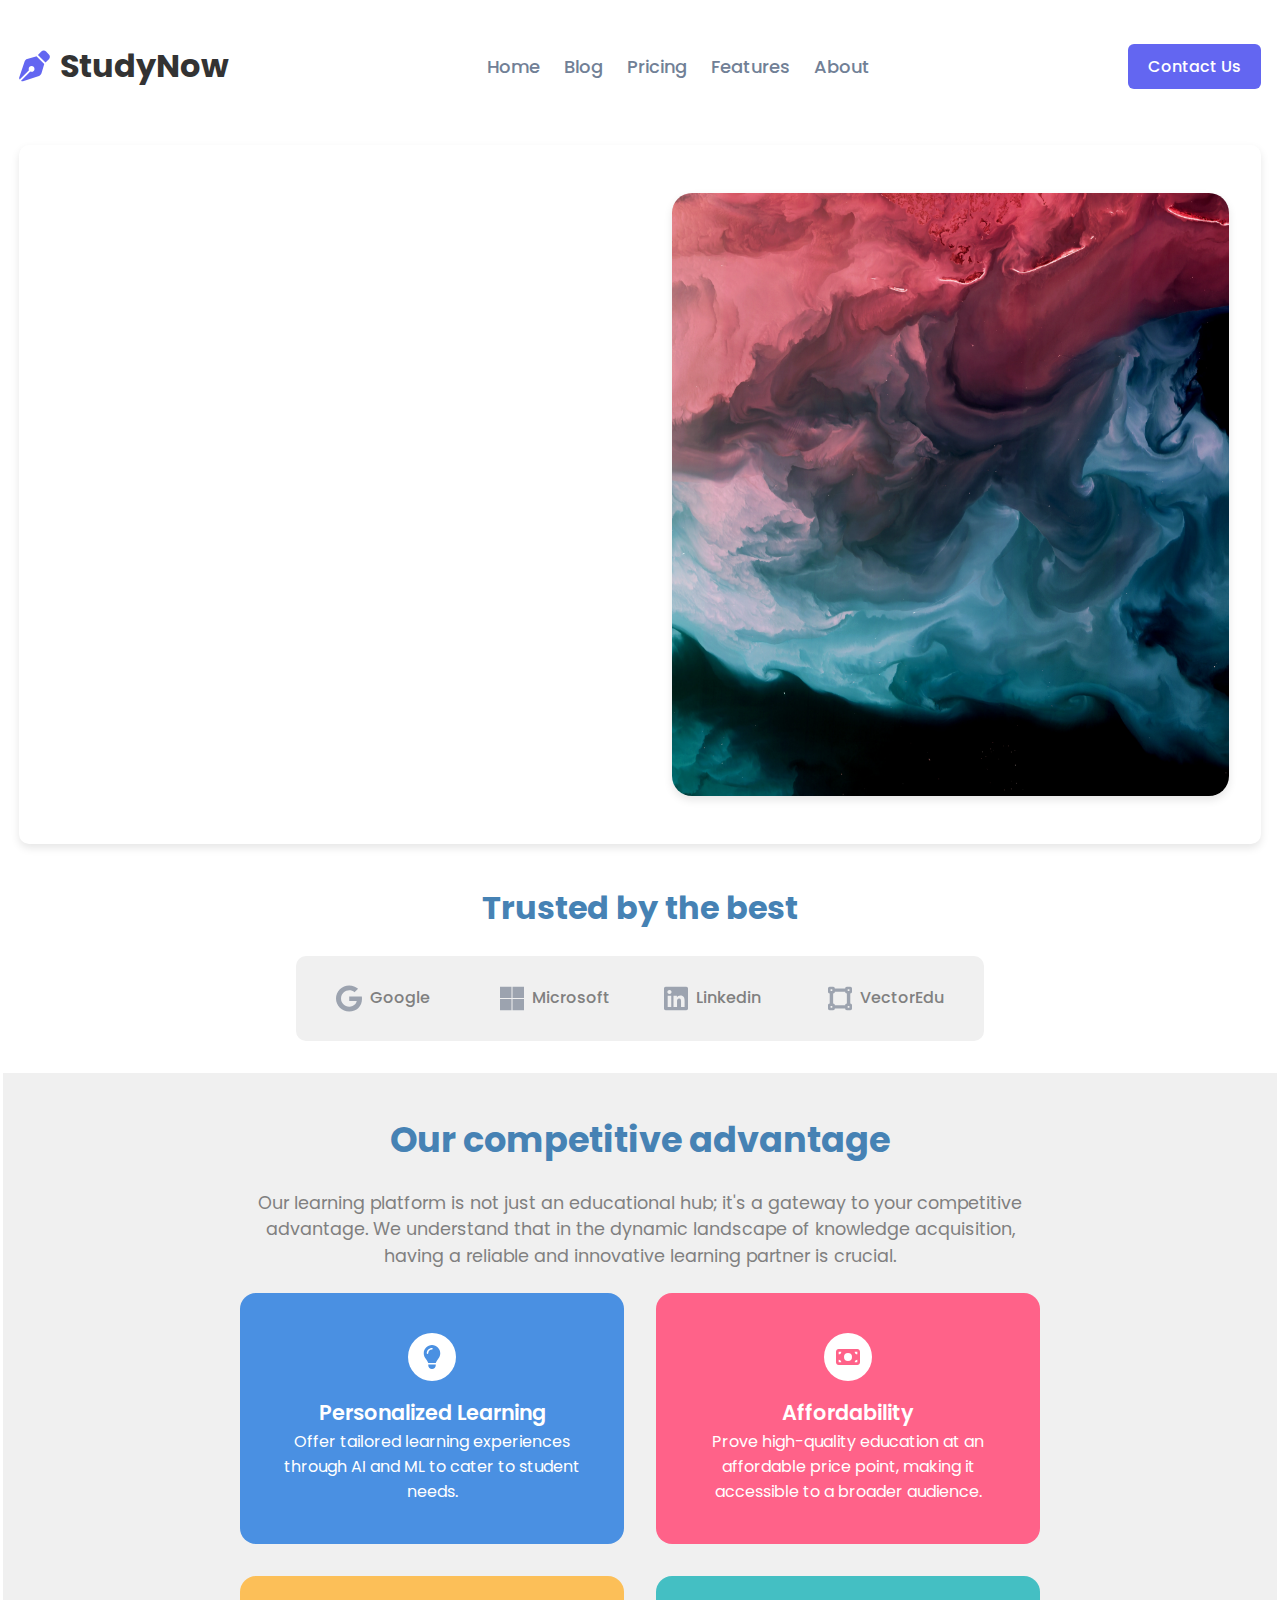
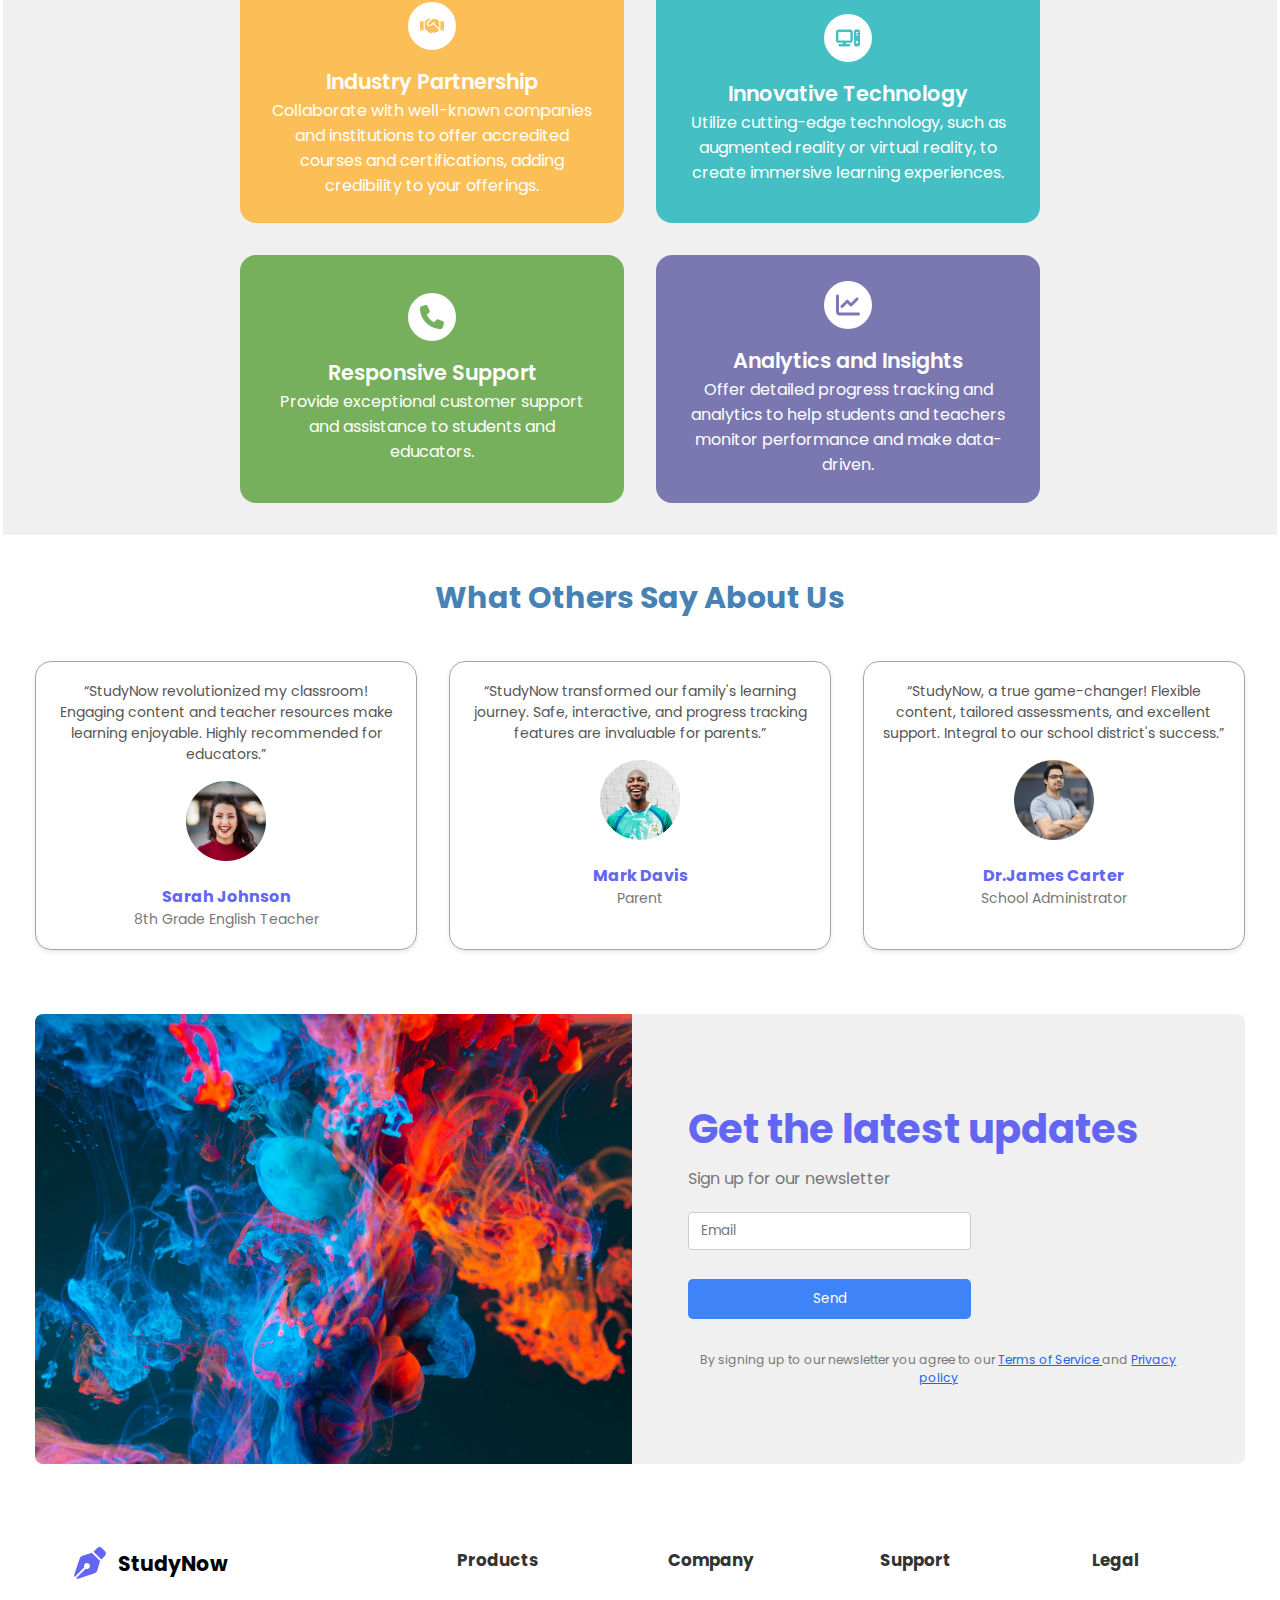
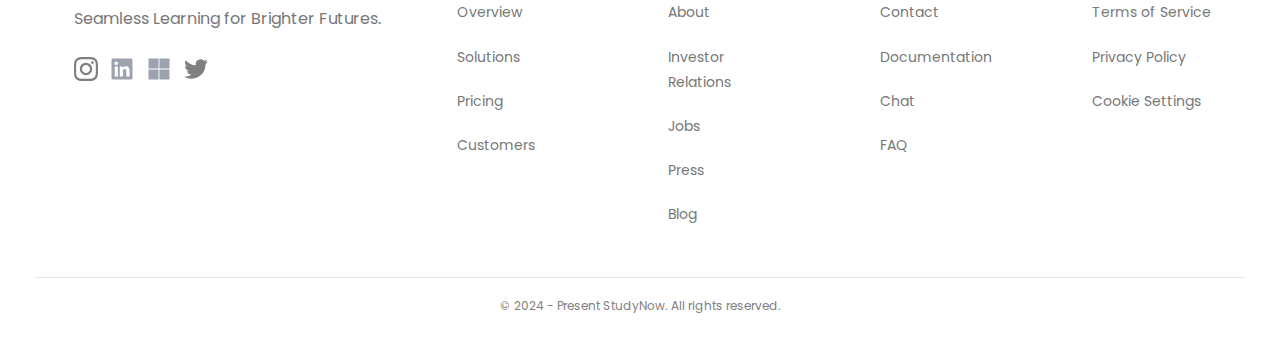
<file: index.html>
<!DOCTYPE html>
<html lang="en">
  <head>
    <meta charset="UTF-8" />
    <meta name="viewport" content="width=device-width, initial-scale=1.0" />
    <title>StudyNow</title>
    <link rel="stylesheet" href="style.css" />
    <link
      rel="shortcut icon"
      href="./images/StudyNow.svg"
      type="image/x-icon"
    />
  </head>
  <body>
    <div class="header">
      <header class="header-content">
        <a href="#logo" class="logo" id="studynow_logo">
          <img src="./images/StudyNow.svg" alt="logo" class="logo-icon" />
          <span class="logo-text">StudyNow</span>
        </a>
        <nav class="nav">
          <a href="index.html" class="nav-link">Home</a>
          <a href="blog.html" class="nav-link">Blog</a>
          <a href="pricing.html" class="nav-link">Pricing</a>
          <a href="features.html" class="nav-link">Features</a>
          <a href="about.html" class="nav-link">About</a>
        </nav>
        <a class="contact-button" id="contactButton"> Contact Us </a>
        <div id="contactForm" class="modal">
          <div class="modal-content">
            <span class="close-button" id="closeButton">&times;</span>
            <form id="contactUsForm">
              <h2>Contact Us</h2>
              <label for="name">Name:</label>
              <input type="text" id="name" name="name" required />

              <label for="email">Email:</label>
              <input type="email" id="email" name="email" required />

              <label for="phone">Phone Number:</label>
              <input type="tel" id="phone" name="phone" required />

              <button type="submit">Submit</button>
            </form>
          </div>
        </div>
        <button class="menu-button" onclick="change()">
          <img
            src="./images/Hamburger.svg"
            alt="Hamburger-button"
            class="menu-icon"
          />
        </button>
      </header>
    </div>
    <div class="content">
      <section class="main-section">
        <div class="content-left">
          <p class="section-label">Very proud to introduce</p>
          <h1 class="section-title">Seamless Learning for Brighter Future</h1>
          <p class="section-description">
            Our Innovative platform offers an effortless and seamless approach
            to learning, empowering students of all ages to achieve brighter
            futures. Join us on a transformative journey to simplify education
            and unlock your full potential.
          </p>
          <div class="button-group">
            <a href="#start" class="start-button">Start Now</a>
            <a href="#tour" class="tour-button">Take Tour</a>
          </div>
        </div>
        <div class="content-right">
          <div class="image-container">
            <img
              src="./images/usgs-hoS3dzgpHzw-unsplash.webp"
              alt="sectionImage"
              class="section-image"
            />
          </div>
        </div>
      </section>
    </div>
    <div class="trust-container">
      <h2 class="company-title">Trusted by the best</h2>
      <div class="company-grid">
        <div class="company-logo">
          <img src="./images/Google.svg" class="svg-img" />
          <span class="logo-txt">Google</span>
        </div>
        <div class="company-logo">
          <img src="./images/Microsoft.svg" class="svg-img" />
          <span class="logo-txt">Microsoft</span>
        </div>
        <div class="company-logo">
          <img src="./images/linkedin.svg" class="svg-img" />
          <span class="logo-txt">Linkedin</span>
        </div>
        <div class="company-logo">
          <img src="./images/VectorEdu.svg" class="svg-img" />
          <span class="logo-txt">VectorEdu</span>
        </div>
      </div>
    </div>

    <div class="feature-container">
      <div class="feature-content">
        <div class="main-info">
          <h2 class="main-title">Our competitive advantage</h2>
          <p class="main-description">
            Our learning platform is not just an educational hub; it's a gateway
            to your competitive advantage. We understand that in the dynamic
            landscape of knowledge acquisition, having a reliable and innovative
            learning partner is crucial.
          </p>
        </div>
        <div class="feature-grid">
          <!-- card 1 -->
          <div class="feature-card">
            <div class="icon-container">
              <img class="feature-svg" src="./images/PersonalizedLearn.svg" />
            </div>
            <div class="feature-info">
              <div class="feature-title">Personalized Learning</div>
              <div class="feature-description">
                Offer tailored learning experiences through AI and ML to cater
                to student needs.
              </div>
            </div>
          </div>
          <!-- card 2 -->
          <div class="feature-card">
            <div class="icon-container">
              <img class="feature-svg" src="./images/Affordability.svg" />
            </div>
            <div class="feature-info">
              <div class="feature-title">Affordability</div>
              <div class="feature-description">
                Prove high-quality education at an affordable price point,
                making it accessible to a broader audience.
              </div>
            </div>
          </div>
          <!-- card 3 -->
          <div class="feature-card">
            <div class="icon-container">
              <img class="feature-svg" src="./images/IndustryPatner.svg" />
            </div>
            <div class="feature-info">
              <div class="feature-title">Industry Partnership</div>
              <div class="feature-description">
                Collaborate with well-known companies and institutions to offer
                accredited courses and certifications, adding credibility to
                your offerings.
              </div>
            </div>
          </div>
          <!-- card 4 -->
          <div class="feature-card">
            <div class="icon-container">
              <img class="feature-svg" src="./images/InnovativeTech.svg" />
            </div>
            <div class="feature-info">
              <div class="feature-title">Innovative Technology</div>
              <div class="feature-description">
                Utilize cutting-edge technology, such as augmented reality or
                virtual reality, to create immersive learning experiences.
              </div>
            </div>
          </div>
          <!-- card 5 -->
          <div class="feature-card">
            <div class="icon-container">
              <img class="feature-svg" src="./images/phone-solid.svg" />
            </div>
            <div class="feature-info">
              <div class="feature-title">Responsive Support</div>
              <div class="feature-description">
                Provide exceptional customer support and assistance to students
                and educators.
              </div>
            </div>
          </div>
          <!-- card 6 -->
          <div class="feature-card">
            <div class="icon-container">
              <img class="feature-svg" src="./images/Analytics.svg" />
            </div>
            <div class="feature-info">
              <div class="feature-title">Analytics and Insights</div>
              <div class="feature-description">
                Offer detailed progress tracking and analytics to help students
                and teachers monitor performance and make data-driven.
              </div>
            </div>
          </div>
        </div>
      </div>
    </div>

    <div class="testimonial-container">
      <div class="testimonial-content">
        <h2 class="testimonial-title">What Others Say About Us</h2>
        <div class="testimonial-grid">
          <!-- card 1 -->
          <div class="testimonial-card">
            <div class="testimonial-text">
              “StudyNow revolutionized my classroom! Engaging content and
              teacher resources make learning enjoyable. Highly recommended for
              educators.”
            </div>
            <div class="testimonial-avatar">
              <img src="./images/avatar1.png" />
            </div>
            <div class="testimonial-details">
              <h3 class="testimonial-name">Sarah Johnson</h3>
              <p class="testimonial-desc">8th Grade English Teacher</p>
            </div>
          </div>
          <!-- card 2 -->
          <div class="testimonial-card">
            <div class="testimonial-text">
              “StudyNow transformed our family's learning journey. Safe,
              interactive, and progress tracking features are invaluable for
              parents.”
            </div>
            <div class="testimonial-avatar">
              <img src="./images/avatar2.png" />
            </div>
            <div class="testimonial-details">
              <h3 class="testimonial-name">Mark Davis</h3>
              <p class="testimonial-desc">Parent</p>
            </div>
          </div>
          <!-- card 3 -->
          <div class="testimonial-card">
            <div class="testimonial-text">
              “StudyNow, a true game-changer! Flexible content, tailored
              assessments, and excellent support. Integral to our school
              district's success.”
            </div>
            <div class="testimonial-avatar">
              <img src="./images/avatar3.png" />
            </div>
            <div class="testimonial-details">
              <h3 class="testimonial-name">Dr.James Carter</h3>
              <p class="testimonial-desc">School Administrator</p>
            </div>
          </div>
        </div>
      </div>
    </div>

    <div class="newsletter-container">
      <div class="newsletter-content">
        <!-- left part  -->
        <div class="news-left">
          <img src="./images/img.webp" loading="lazy" alt="news-img" />
        </div>
        <!-- right part -->
        <div class="news-right">
          <div class="news-info">
            <h2 class="news-title">Get the latest updates</h2>

            <p class="news-desc">Sign up for our newsletter</p>
          </div>

          <form class="news-form">
            <input type="email" class="news-email" placeholder="Email" />
            <button type="submit" class="news-send-button">Send</button>
          </form>

          <div class="privacy-policy">
            By signing up to our newsletter you agree to our
            <a class="news-link"> Terms of Service </a>
            and
            <a class="news-link"> Privacy policy </a>
          </div>
        </div>
      </div>
    </div>

    <div class="footer-container">
      <footer class="footer">
        <div class="footer-top">
          <div class="comp-logo">
            <a class="logo-link" href="#">
              <img class="logo-svg" src="./images/StudyNow.svg" />
              StudyNow
            </a>
          </div>
          <p class="filler-text">Seamless Learning for Brighter Futures.</p>
          <div class="social">
            <a class="social-link" href="#">
              <img src="./images/instagram.svg" class="social-icon" />
            </a>
            <a class="social-link">
              <img src="./images/linkedin.svg" class="social-icon" />
            </a>
            <a class="social-link">
              <img src="./images/Microsoft.svg" class="social-icon" />
            </a>
            <a class="social-link">
              <img src="./images/twitter.svg" class="social-icon" />
            </a>
          </div>
        </div>

        <div class="footer-grid">
          <!-- column 1 -->
          <div class="footer-grid-column">
            <div class="footer-grid-heading">Products</div>
            <ul class="footer-links-list">
              <li>
                <a href="#overview" class="footer-link">Overview</a>
              </li>
              <li>
                <a href="#overview" class="footer-link">Solutions</a>
              </li>
              <li>
                <a href="#overview" class="footer-link">Pricing</a>
              </li>
              <li>
                <a href="#overview" class="footer-link">Customers</a>
              </li>
            </ul>
          </div>
          <!-- column 2 -->
          <div class="footer-grid-column">
            <div class="footer-grid-heading">Company</div>
            <ul class="footer-links-list">
              <li>
                <a href="#overview" class="footer-link">About</a>
              </li>
              <li>
                <a href="#overview" class="footer-link">Investor Relations</a>
              </li>
              <li>
                <a href="#overview" class="footer-link">Jobs</a>
              </li>
              <li>
                <a href="#overview" class="footer-link">Press</a>
              </li>
              <li>
                <a href="#overview" class="footer-link">Blog</a>
              </li>
            </ul>
          </div>
          <!-- column 3 -->
          <div class="footer-grid-column">
            <div class="footer-grid-heading">Support</div>
            <ul class="footer-links-list">
              <li>
                <a href="#overview" class="footer-link">Contact</a>
              </li>
              <li>
                <a href="#overview" class="footer-link">Documentation</a>
              </li>
              <li>
                <a href="#overview" class="footer-link">Chat</a>
              </li>
              <li>
                <a href="#overview" class="footer-link">FAQ</a>
              </li>
            </ul>
          </div>
          <!-- column 4 -->
          <div class="footer-grid-column">
            <div class="footer-grid-heading">Legal</div>
            <ul class="footer-links-list">
              <li>
                <a href="#overview" class="footer-link">Terms of Service</a>
              </li>
              <li>
                <a href="#overview" class="footer-link">Privacy Policy</a>
              </li>
              <li>
                <a href="#overview" class="footer-link">Cookie Settings</a>
              </li>
            </ul>
          </div>
        </div>
      </footer>
      <div class="footer-copyright">
        © 2024 - Present StudyNow. All rights reserved.
      </div>
    </div>
    <script src="contact.js"></script>
  </body>
</html>
</file>
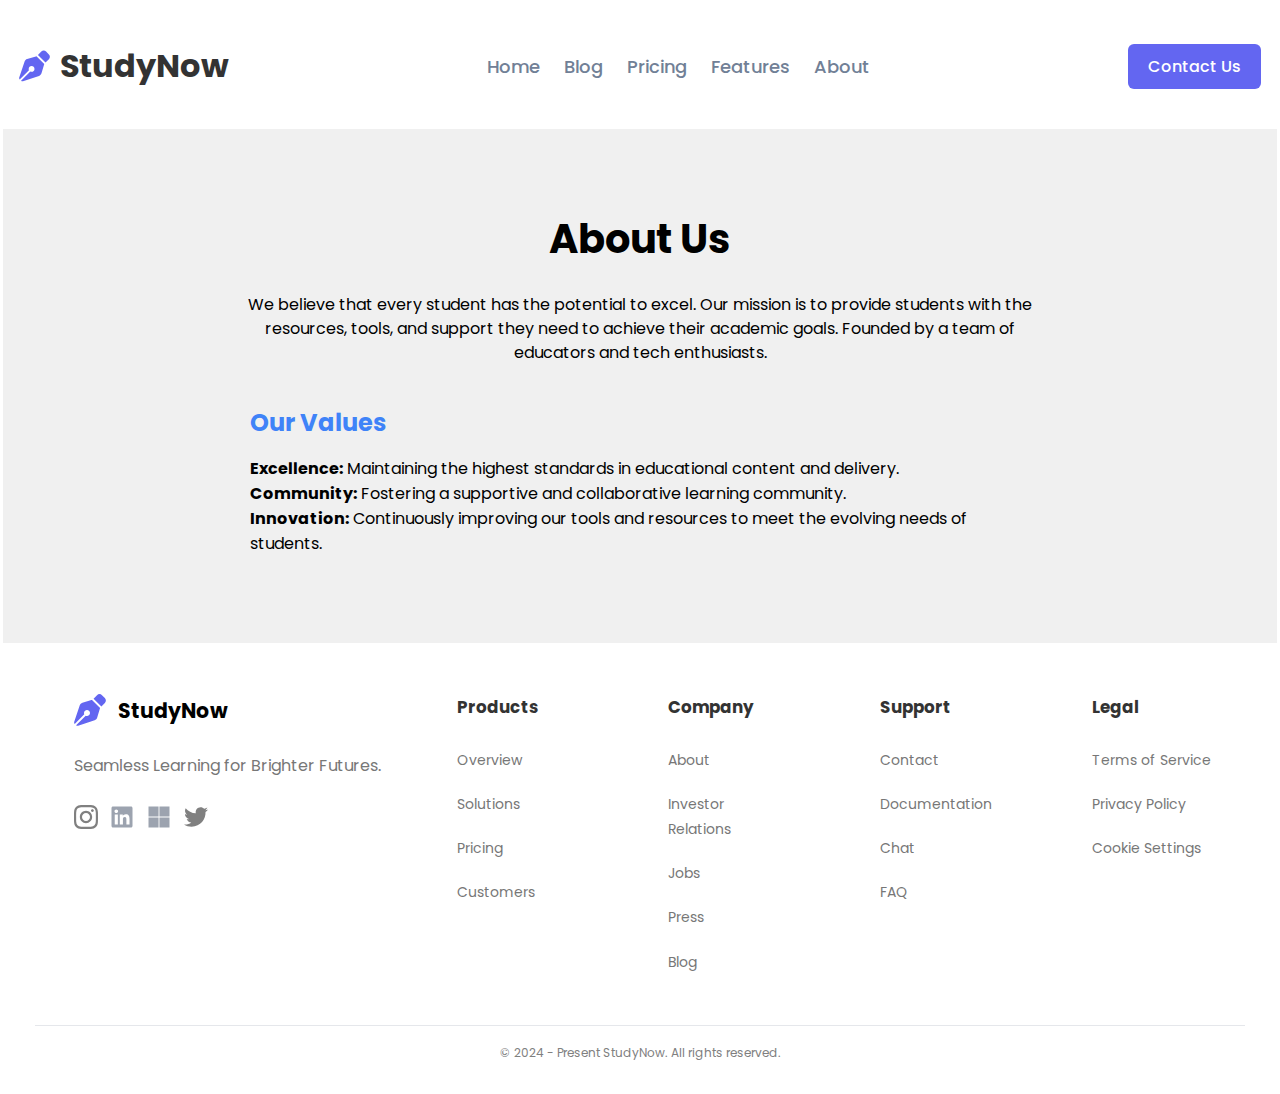
<file: about.html>
<!DOCTYPE html>
<html lang="en">
  <head>
    <meta charset="UTF-8" />
    <meta name="viewport" content="width=device-width, initial-scale=1.0" />
    <title>StudyNow</title>
    <link rel="stylesheet" href="style.css" />
    <link
      rel="shortcut icon"
      href="./images/StudyNow.svg"
      type="image/x-icon"
    />
  </head>
  <body>
    <div class="header">
      <header class="header-content">
        <a href="#logo" class="logo" id="studynow_logo">
          <img src="./images/StudyNow.svg" alt="logo" class="logo-icon" />
          <span class="logo-text">StudyNow</span>
        </a>
        <nav class="nav">
          <a href="index.html" class="nav-link">Home</a>
          <a href="blog.html" class="nav-link">Blog</a>
          <a href="pricing.html" class="nav-link">Pricing</a>
          <a href="features.html" class="nav-link">Features</a>
          <a href="about.html" class="nav-link">About</a>
        </nav>
        <a class="contact-button" id="contactButton"> Contact Us </a>
        <div id="contactForm" class="modal">
          <div class="modal-content">
            <span class="close-button" id="closeButton">&times;</span>
            <form id="contactUsForm">
              <h2>Contact Us</h2>
              <label for="name">Name:</label>
              <input type="text" id="name" name="name" required />

              <label for="email">Email:</label>
              <input type="email" id="email" name="email" required />

              <label for="phone">Phone Number:</label>
              <input type="tel" id="phone" name="phone" required />

              <button type="submit">Submit</button>
            </form>
          </div>
        </div>
        <button class="menu-button">
          <img
            src="./images/Hamburger.svg"
            alt="Hamburger-button"
            class="menu-icon"
            onclick="change()"
          />
        </button>
      </header>
    </div>

    <main class="main">
      <section class="heading_about">
        <h1>About Us</h1>
        <p>
          We believe that every student has the potential to excel. Our mission
          is to provide students with the resources, tools, and support they
          need to achieve their academic goals. Founded by a team of educators
          and tech enthusiasts.
        </p>
        <div class="values">
          <h2 style="color: #3f83f8">Our Values</h2>
          <ul>
            <li>
              <b>Excellence:</b> Maintaining the highest standards in
              educational content and delivery.
            </li>
            <li>
              <b>Community:</b> Fostering a supportive and collaborative
              learning community.
            </li>
            <li>
              <b>Innovation:</b> Continuously improving our tools and resources
              to meet the evolving needs of students.
            </li>
          </ul>
        </div>
      </section>
    </main>

    <div class="footer-container">
      <footer class="footer">
        <div class="footer-top">
          <div class="comp-logo">
            <a class="logo-link" href="#">
              <img class="logo-svg" src="./images/StudyNow.svg" />
              StudyNow
            </a>
          </div>
          <p class="filler-text">Seamless Learning for Brighter Futures.</p>
          <div class="social">
            <a class="social-link" href="#">
              <img src="./images/instagram.svg" class="social-icon" />
            </a>
            <a class="social-link">
              <img src="./images/linkedin.svg" class="social-icon" />
            </a>
            <a class="social-link">
              <img src="./images/Microsoft.svg" class="social-icon" />
            </a>
            <a class="social-link">
              <img src="./images/twitter.svg" class="social-icon" />
            </a>
          </div>
        </div>

        <div class="footer-grid">
          <!-- column 1 -->
          <div class="footer-grid-column">
            <div class="footer-grid-heading">Products</div>
            <ul class="footer-links-list">
              <li>
                <a href="#overview" class="footer-link">Overview</a>
              </li>
              <li>
                <a href="#overview" class="footer-link">Solutions</a>
              </li>
              <li>
                <a href="#overview" class="footer-link">Pricing</a>
              </li>
              <li>
                <a href="#overview" class="footer-link">Customers</a>
              </li>
            </ul>
          </div>
          <!-- column 2 -->
          <div class="footer-grid-column">
            <div class="footer-grid-heading">Company</div>
            <ul class="footer-links-list">
              <li>
                <a href="#overview" class="footer-link">About</a>
              </li>
              <li>
                <a href="#overview" class="footer-link">Investor Relations</a>
              </li>
              <li>
                <a href="#overview" class="footer-link">Jobs</a>
              </li>
              <li>
                <a href="#overview" class="footer-link">Press</a>
              </li>
              <li>
                <a href="#overview" class="footer-link">Blog</a>
              </li>
            </ul>
          </div>
          <!-- column 3 -->
          <div class="footer-grid-column">
            <div class="footer-grid-heading">Support</div>
            <ul class="footer-links-list">
              <li>
                <a href="#overview" class="footer-link">Contact</a>
              </li>
              <li>
                <a href="#overview" class="footer-link">Documentation</a>
              </li>
              <li>
                <a href="#overview" class="footer-link">Chat</a>
              </li>
              <li>
                <a href="#overview" class="footer-link">FAQ</a>
              </li>
            </ul>
          </div>
          <!-- column 4 -->
          <div class="footer-grid-column">
            <div class="footer-grid-heading">Legal</div>
            <ul class="footer-links-list">
              <li>
                <a href="#overview" class="footer-link">Terms of Service</a>
              </li>
              <li>
                <a href="#overview" class="footer-link">Privacy Policy</a>
              </li>
              <li>
                <a href="#overview" class="footer-link">Cookie Settings</a>
              </li>
            </ul>
          </div>
        </div>
      </footer>
      <div class="footer-copyright">
        © 2024 - Present StudyNow. All rights reserved.
      </div>
      <script src="contact.js"></script>
    </div>
  </body>
</html>
</file>
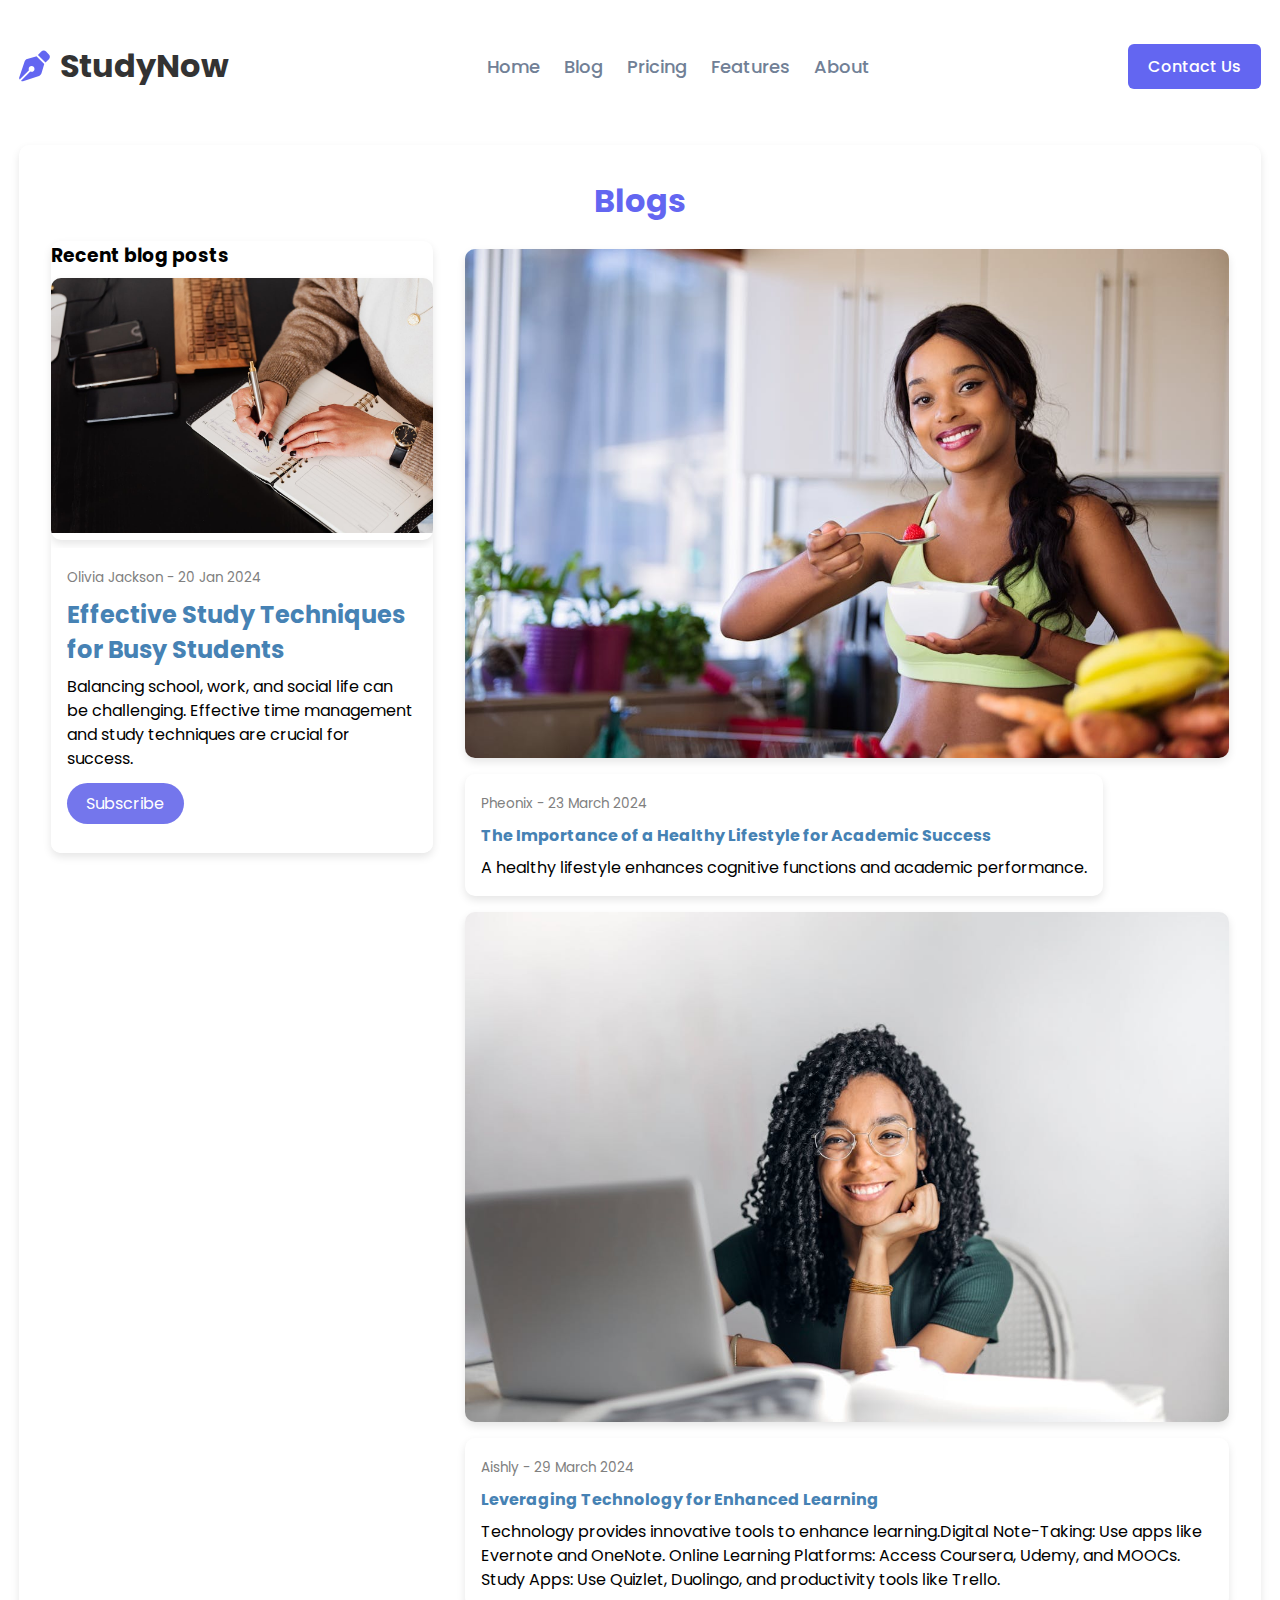
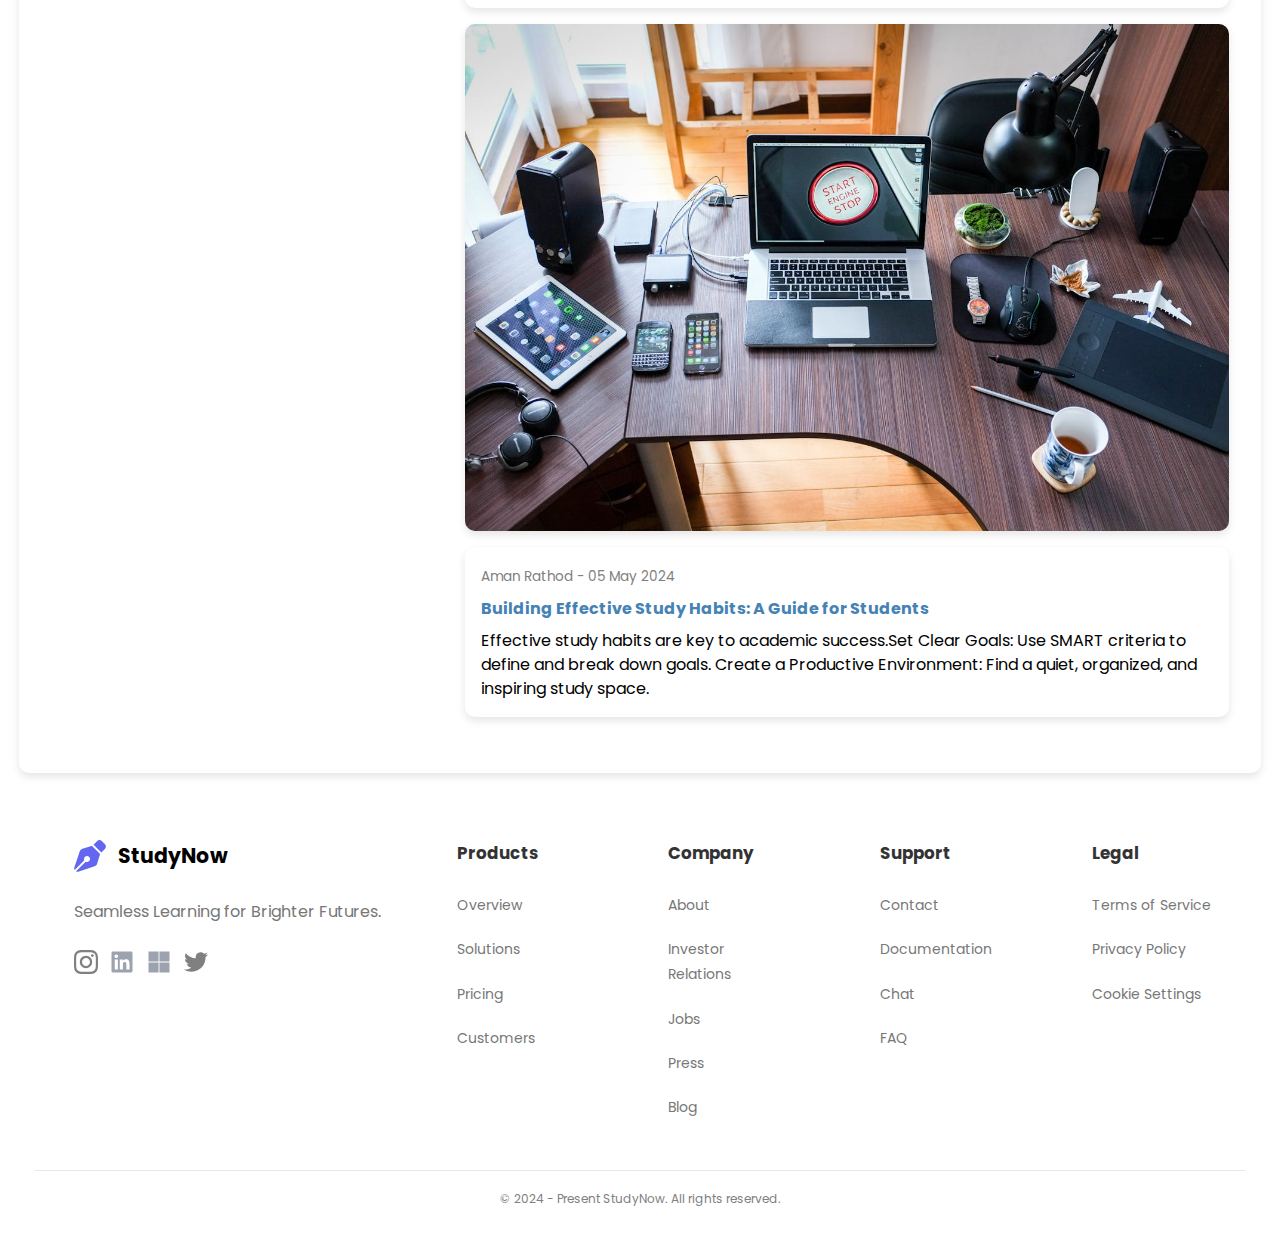
<file: blog.html>
<!DOCTYPE html>
<html lang="en">
  <head>
    <meta charset="UTF-8" />
    <meta name="viewport" content="width=device-width, initial-scale=1.0" />
    <title>StudyNow</title>
    <link rel="stylesheet" href="style.css" />
    <link
      rel="shortcut icon"
      href="./images/StudyNow.svg"
      type="image/x-icon"
    />
  </head>
  <body>
    <div class="header">
      <header class="header-content">
        <a href="#logo" class="logo" id="studynow_logo">
          <img src="./images/StudyNow.svg" alt="logo" class="logo-icon" />
          <span class="logo-text">StudyNow</span>
        </a>
        <nav class="nav">
          <a href="index.html" class="nav-link">Home</a>
          <a href="blog.html" class="nav-link">Blog</a>
          <a href="pricing.html" class="nav-link">Pricing</a>
          <a href="features.html" class="nav-link">Features</a>
          <a href="about.html" class="nav-link">About</a>
        </nav>
        <a class="contact-button" id="contactButton"> Contact Us </a>
        <div id="contactForm" class="modal">
          <div class="modal-content">
            <span class="close-button" id="closeButton">&times;</span>
            <form id="contactUsForm">
              <h2>Contact Us</h2>
              <label for="name">Name:</label>
              <input type="text" id="name" name="name" required />

              <label for="email">Email:</label>
              <input type="email" id="email" name="email" required />

              <label for="phone">Phone Number:</label>
              <input type="tel" id="phone" name="phone" required />

              <button type="submit">Submit</button>
            </form>
          </div>
        </div>
        <button class="menu-button">
          <img
            src="./images/Hamburger.svg"
            alt="Hamburger-button"
            class="menu-icon"
            onclick="change()"
          />
        </button>
      </header>
      <div class="content">
        <h1 class="blog-head">Blogs</h1>
        <div class="blog-main">
          <div class="blog1">
            <h3>Recent blog posts</h3>
            <div class="b-img">
              <img src="images/blogImg/blog1.jpg" alt="blog1" />
            </div>
            <div class="b-des">
              <span>Olivia Jackson - 20 Jan 2024</span>
              <h2>Effective Study Techniques for Busy Students</h2>
              <p>
                Balancing school, work, and social life can be challenging.
                Effective time management and study techniques are crucial for
                success.
              </p>
              <div>
                <button class="subscribe">Subscribe</button>
              </div>
            </div>
          </div>
          <div class="blog2">
            <div class="moreBlog">
              <img src="images/blogImg/blog2.jpg" alt="blog1" class="blogg" />

              <div class="b-des2">
                <span>Pheonix - 23 March 2024</span>
                <h4>
                  The Importance of a Healthy Lifestyle for Academic Success
                </h4>
                <p class="b-para">
                  A healthy lifestyle enhances cognitive functions and academic
                  performance.
                </p>
              </div>
            </div>
            <div class="moreBlog">
              <img src="images/blogImg/blog3.jpg" alt="blog1" class="blogg" />

              <div class="b-des2">
                <span>Aishly - 29 March 2024</span>
                <h4>Leveraging Technology for Enhanced Learning</h4>
                <p class="b-para">
                  Technology provides innovative tools to enhance
                  learning.Digital Note-Taking: Use apps like Evernote and
                  OneNote. Online Learning Platforms: Access Coursera, Udemy,
                  and MOOCs. Study Apps: Use Quizlet, Duolingo, and productivity
                  tools like Trello.
                </p>
              </div>
            </div>
            <div class="moreBlog">
              <img src="images/blogImg/blog4.jpg" alt="blog1" class="blogg" />

              <div class="b-des2">
                <span>Aman Rathod - 05 May 2024</span>
                <h4>Building Effective Study Habits: A Guide for Students</h4>
                <p class="b-para">
                  Effective study habits are key to academic success.Set Clear
                  Goals: Use SMART criteria to define and break down goals.
                  Create a Productive Environment: Find a quiet, organized, and
                  inspiring study space.
                </p>
              </div>
            </div>
          </div>
        </div>
      </div>
    </div>
    <div class="footer-container">
      <footer class="footer">
        <div class="footer-top">
          <div class="comp-logo">
            <a class="logo-link" href="#">
              <img class="logo-svg" src="./images/StudyNow.svg" />
              StudyNow
            </a>
          </div>
          <p class="filler-text">Seamless Learning for Brighter Futures.</p>
          <div class="social">
            <a class="social-link" href="#">
              <img src="./images/instagram.svg" class="social-icon" />
            </a>
            <a class="social-link">
              <img src="./images/linkedin.svg" class="social-icon" />
            </a>
            <a class="social-link">
              <img src="./images/Microsoft.svg" class="social-icon" />
            </a>
            <a class="social-link">
              <img src="./images/twitter.svg" class="social-icon" />
            </a>
          </div>
        </div>

        <div class="footer-grid">
          <!-- column 1 -->
          <div class="footer-grid-column">
            <div class="footer-grid-heading">Products</div>
            <ul class="footer-links-list">
              <li>
                <a href="#overview" class="footer-link">Overview</a>
              </li>
              <li>
                <a href="#overview" class="footer-link">Solutions</a>
              </li>
              <li>
                <a href="#overview" class="footer-link">Pricing</a>
              </li>
              <li>
                <a href="#overview" class="footer-link">Customers</a>
              </li>
            </ul>
          </div>
          <!-- column 2 -->
          <div class="footer-grid-column">
            <div class="footer-grid-heading">Company</div>
            <ul class="footer-links-list">
              <li>
                <a href="#overview" class="footer-link">About</a>
              </li>
              <li>
                <a href="#overview" class="footer-link">Investor Relations</a>
              </li>
              <li>
                <a href="#overview" class="footer-link">Jobs</a>
              </li>
              <li>
                <a href="#overview" class="footer-link">Press</a>
              </li>
              <li>
                <a href="#overview" class="footer-link">Blog</a>
              </li>
            </ul>
          </div>
          <!-- column 3 -->
          <div class="footer-grid-column">
            <div class="footer-grid-heading">Support</div>
            <ul class="footer-links-list">
              <li>
                <a href="#overview" class="footer-link">Contact</a>
              </li>
              <li>
                <a href="#overview" class="footer-link">Documentation</a>
              </li>
              <li>
                <a href="#overview" class="footer-link">Chat</a>
              </li>
              <li>
                <a href="#overview" class="footer-link">FAQ</a>
              </li>
            </ul>
          </div>
          <!-- column 4 -->
          <div class="footer-grid-column">
            <div class="footer-grid-heading">Legal</div>
            <ul class="footer-links-list">
              <li>
                <a href="#overview" class="footer-link">Terms of Service</a>
              </li>
              <li>
                <a href="#overview" class="footer-link">Privacy Policy</a>
              </li>
              <li>
                <a href="#overview" class="footer-link">Cookie Settings</a>
              </li>
            </ul>
          </div>
        </div>
      </footer>
      <div class="footer-copyright">
        © 2024 - Present StudyNow. All rights reserved.
      </div>
    </div>
    <script src="contact.js"></script>
  </body>
</html>
</file>
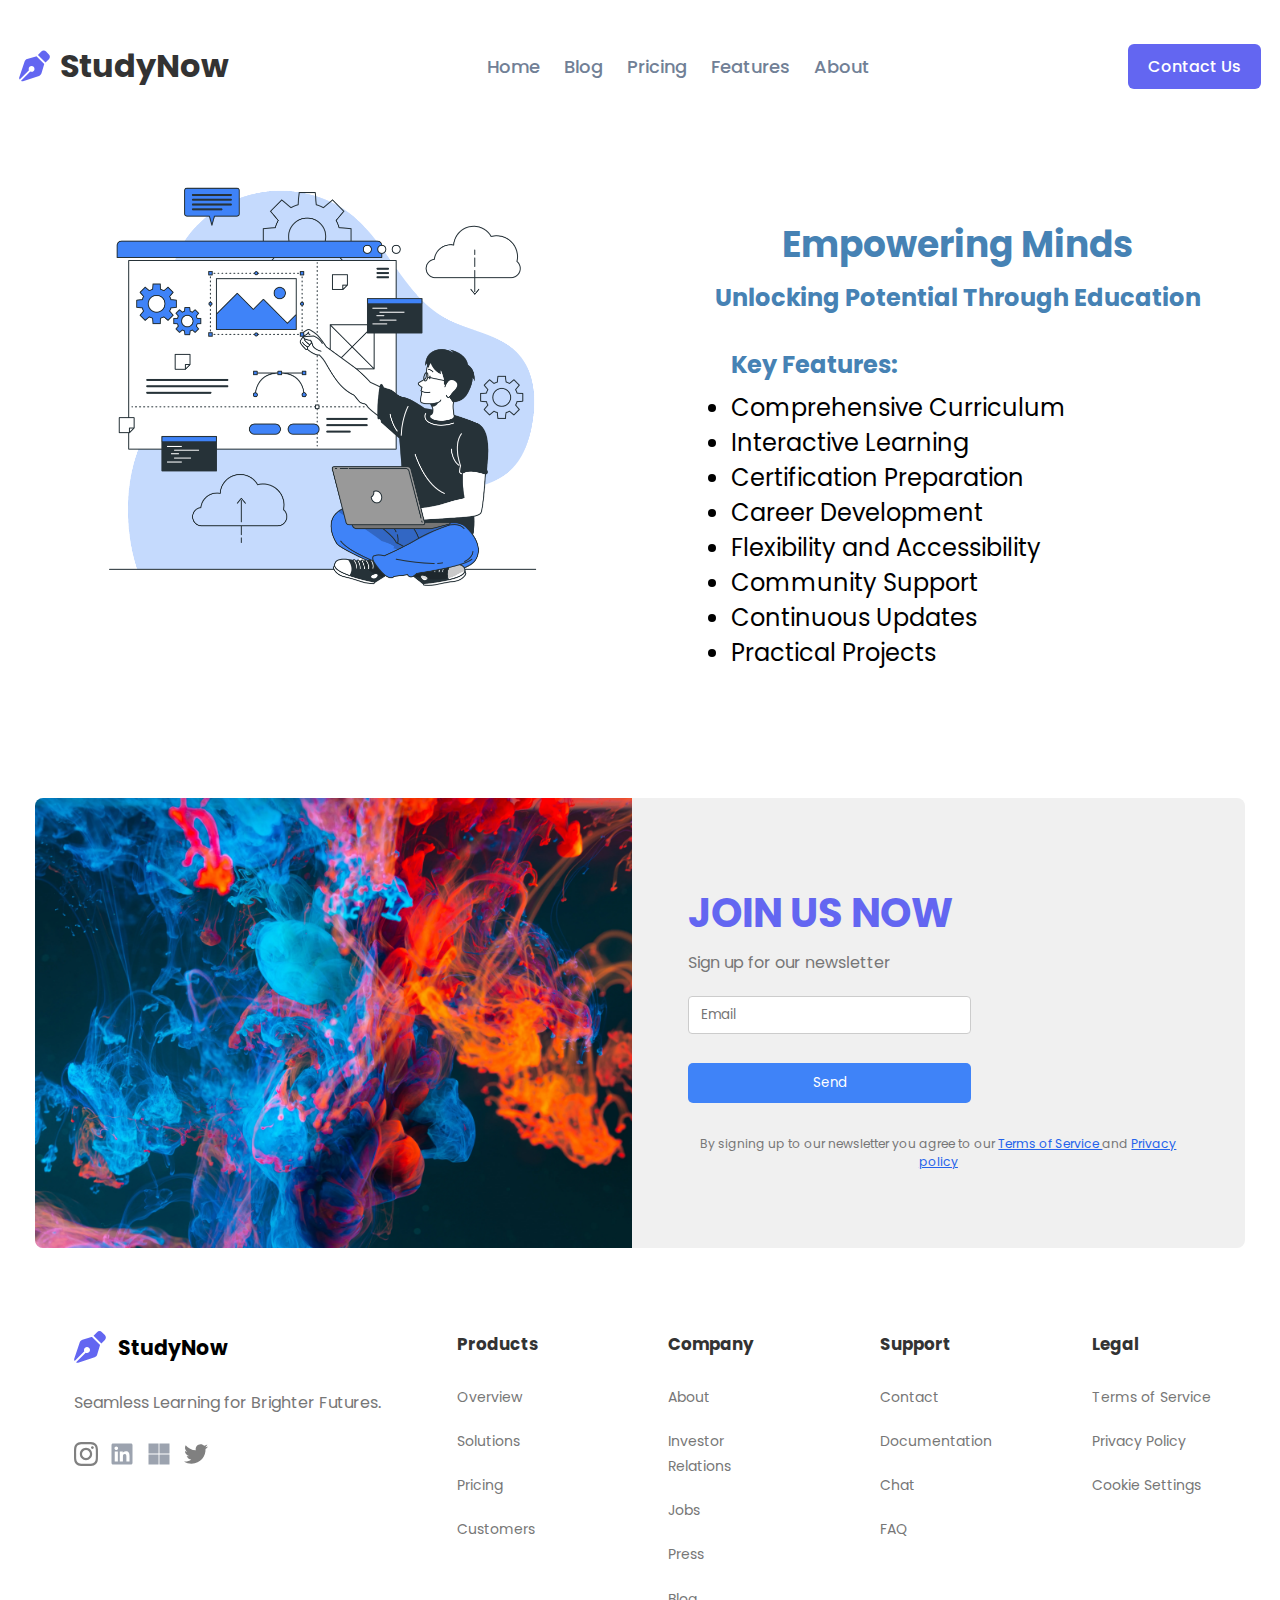
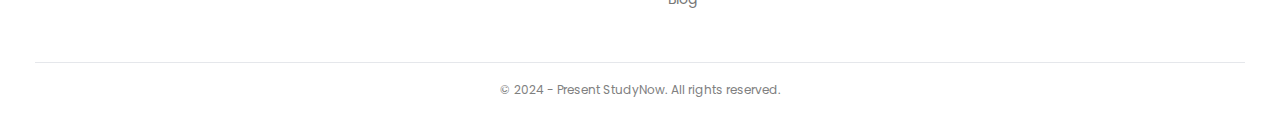
<file: features.html>
<!DOCTYPE html>
<html lang="en">
  <head>
    <meta charset="UTF-8" />
    <meta name="viewport" content="width=device-width, initial-scale=1.0" />
    <title>StudyNow</title>
    <link rel="stylesheet" href="style.css" />
    <link
      rel="shortcut icon"
      href="./images/StudyNow.svg"
      type="image/x-icon"
    />
  </head>
  <body>
    <div class="header">
      <header class="header-content">
        <a href="#logo" class="logo" id="studynow_logo">
          <img src="./images/StudyNow.svg" alt="logo" class="logo-icon" />
          <span class="logo-text">StudyNow</span>
        </a>
        <nav class="nav">
          <a href="index.html" class="nav-link">Home</a>
          <a href="blog.html" class="nav-link">Blog</a>
          <a href="pricing.html" class="nav-link">Pricing</a>
          <a href="features.html" class="nav-link">Features</a>
          <a href="about.html" class="nav-link">About</a>
        </nav>
        <a class="contact-button" id="contactButton"> Contact Us </a>
        <div id="contactForm" class="modal">
          <div class="modal-content">
            <span class="close-button" id="closeButton">&times;</span>
            <form id="contactUsForm">
              <h2>Contact Us</h2>
              <label for="name">Name:</label>
              <input type="text" id="name" name="name" required />

              <label for="email">Email:</label>
              <input type="email" id="email" name="email" required />

              <label for="phone">Phone Number:</label>
              <input type="tel" id="phone" name="phone" required />

              <button type="submit">Submit</button>
            </form>
          </div>
        </div>
        <button class="menu-button">
          <img
            src="./images/Hamburger.svg"
            alt="Hamburger-button"
            class="menu-icon"
            onclick="change()"
          />
        </button>
      </header>
    </div>
    <div class="main-feature">
      <div class="image_ill">
        <img src="images/ilustration.png" alt="" />
      </div>
      <div class="feat_des">
        <div class="feature-des">
          <h2>Empowering Minds</h2>
          <h4>Unlocking Potential Through Education</h4>
        </div>
        <div class="keyfea">
          <h4 class="feature">Key Features:</h4>
          <li>Comprehensive Curriculum</li>
          <li>Interactive Learning</li>
          <li>Certification Preparation</li>
          <li>Career Development</li>
          <li>Flexibility and Accessibility</li>
          <li>Community Support</li>
          <li>Continuous Updates</li>
          <li>Practical Projects</li>
        </div>
      </div>
    </div>
    <div class="newsletter-container">
      <div class="newsletter-content">
        <!-- left part  -->
        <div class="news-left">
          <img src="./images/img.webp" loading="lazy" alt="news-img" />
        </div>
        <!-- right part -->
        <div class="news-right">
          <div class="news-info">
            <h2 class="news-title">JOIN US NOW</h2>

            <p class="news-desc">Sign up for our newsletter</p>
          </div>

          <form class="news-form">
            <input type="email" class="news-email" placeholder="Email" />
            <button type="submit" class="news-send-button">Send</button>
          </form>

          <div class="privacy-policy">
            By signing up to our newsletter you agree to our
            <a class="news-link"> Terms of Service </a>
            and
            <a class="news-link"> Privacy policy </a>
          </div>
        </div>
      </div>
    </div>

    <div class="footer-container">
      <footer class="footer">
        <div class="footer-top">
          <div class="comp-logo">
            <a class="logo-link" href="#">
              <img class="logo-svg" src="./images/StudyNow.svg" />
              StudyNow
            </a>
          </div>
          <p class="filler-text">Seamless Learning for Brighter Futures.</p>
          <div class="social">
            <a class="social-link" href="#">
              <img src="./images/instagram.svg" class="social-icon" />
            </a>
            <a class="social-link">
              <img src="./images/linkedin.svg" class="social-icon" />
            </a>
            <a class="social-link">
              <img src="./images/Microsoft.svg" class="social-icon" />
            </a>
            <a class="social-link">
              <img src="./images/twitter.svg" class="social-icon" />
            </a>
          </div>
        </div>

        <div class="footer-grid">
          <!-- column 1 -->
          <div class="footer-grid-column">
            <div class="footer-grid-heading">Products</div>
            <ul class="footer-links-list">
              <li>
                <a href="#overview" class="footer-link">Overview</a>
              </li>
              <li>
                <a href="#overview" class="footer-link">Solutions</a>
              </li>
              <li>
                <a href="#overview" class="footer-link">Pricing</a>
              </li>
              <li>
                <a href="#overview" class="footer-link">Customers</a>
              </li>
            </ul>
          </div>
          <!-- column 2 -->
          <div class="footer-grid-column">
            <div class="footer-grid-heading">Company</div>
            <ul class="footer-links-list">
              <li>
                <a href="#overview" class="footer-link">About</a>
              </li>
              <li>
                <a href="#overview" class="footer-link">Investor Relations</a>
              </li>
              <li>
                <a href="#overview" class="footer-link">Jobs</a>
              </li>
              <li>
                <a href="#overview" class="footer-link">Press</a>
              </li>
              <li>
                <a href="#overview" class="footer-link">Blog</a>
              </li>
            </ul>
          </div>
          <!-- column 3 -->
          <div class="footer-grid-column">
            <div class="footer-grid-heading">Support</div>
            <ul class="footer-links-list">
              <li>
                <a href="#overview" class="footer-link">Contact</a>
              </li>
              <li>
                <a href="#overview" class="footer-link">Documentation</a>
              </li>
              <li>
                <a href="#overview" class="footer-link">Chat</a>
              </li>
              <li>
                <a href="#overview" class="footer-link">FAQ</a>
              </li>
            </ul>
          </div>
          <!-- column 4 -->
          <div class="footer-grid-column">
            <div class="footer-grid-heading">Legal</div>
            <ul class="footer-links-list">
              <li>
                <a href="#overview" class="footer-link">Terms of Service</a>
              </li>
              <li>
                <a href="#overview" class="footer-link">Privacy Policy</a>
              </li>
              <li>
                <a href="#overview" class="footer-link">Cookie Settings</a>
              </li>
            </ul>
          </div>
        </div>
      </footer>
      <div class="footer-copyright">
        © 2024 - Present StudyNow. All rights reserved.
      </div>
    </div>
    <script src="contact.js"></script>
  </body>
</html>
</file>
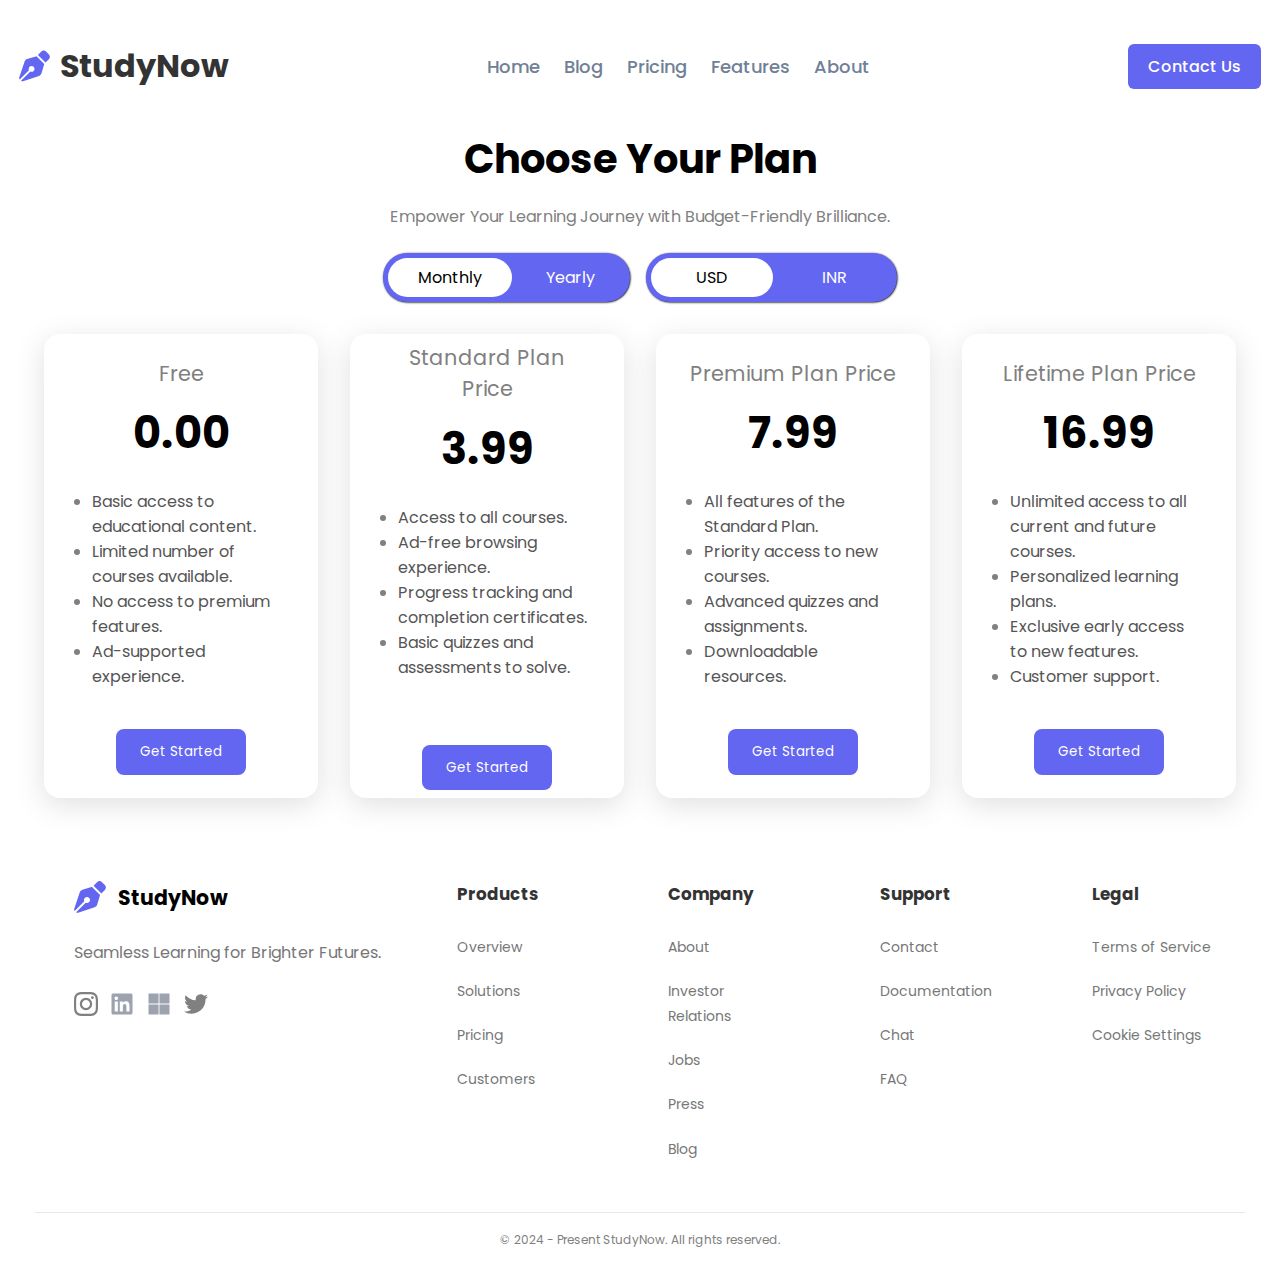
<file: pricing.html>
<!DOCTYPE html>
<html lang="en">
  <head>
    <meta charset="UTF-8" />
    <meta name="viewport" content="width=device-width, initial-scale=1.0" />
    <title>StudyNow</title>
    <link rel="stylesheet" href="style.css" />
    <link
      rel="shortcut icon"
      href="./images/StudyNow.svg"
      type="image/x-icon"
    />
  </head>
  <body>
    <div class="header">
      <header class="header-content">
        <a href="#logo" class="logo" id="studynow_logo">
          <img src="./images/StudyNow.svg" alt="logo" class="logo-icon" />
          <span class="logo-text">StudyNow</span>
        </a>
        <nav class="nav">
          <a href="index.html" class="nav-link">Home</a>
          <a href="blog.html" class="nav-link">Blog</a>
          <a href="pricing.html" class="nav-link">Pricing</a>
          <a href="features.html" class="nav-link">Features</a>
          <a href="about.html" class="nav-link">About</a>
        </nav>
        <a class="contact-button" id="contactButton"> Contact Us </a>
        <div id="contactForm" class="modal">
          <div class="modal-content">
            <span class="close-button" id="closeButton">&times;</span>
            <form id="contactUsForm">
              <h2>Contact Us</h2>
              <label for="name">Name:</label>
              <input type="text" id="name" name="name" required />

              <label for="email">Email:</label>
              <input type="email" id="email" name="email" required />

              <label for="phone">Phone Number:</label>
              <input type="tel" id="phone" name="phone" required />

              <button type="submit">Submit</button>
            </form>
          </div>
        </div>
        <button class="menu-button">
          <img
            src="./images/Hamburger.svg"
            alt="Hamburger-button"
            class="menu-icon"
            onclick="change()"
          />
        </button>
      </header>
    </div>
    <div class="price-main">
      <main class="price-sec">
        <div class="price-heading">
          <h1>Choose Your Plan</h1>
          <p>Empower Your Learning Journey with Budget-Friendly Brilliance.</p>
        </div>
        <div class="tog-box">
          <div class="price-toggler">
            <span class="month active">Monthly</span>
            <span class="year">Yearly</span>
          </div>
          <div class="usd-toggler">
            <span class="usd active">USD</span>
            <span class="inr">INR</span>
          </div>
        </div>
        <div class="price_cards">
          <div class="card">
            <div class="card-up">
              <span>Free</span>
              <h1 class="card-price monthly">
                0.00<span class="symbol" style="color: var(--gray)"></span>
              </h1>
            </div>
            <div class="offering">
              <ul>
                <li>Basic access to educational content.</li>
                <li>Limited number of courses available.</li>
                <li>No access to premium features.</li>
                <li>Ad-supported experience.</li>
              </ul>
            </div>
            <button>Get Started</button>
          </div>
          <div class="card">
            <div class="card-up">
              <span>Standard Plan Price</span>

              <h1 class="card-price monthly">
                3.99<span class="symbol"></span>
              </h1>
            </div>
            <div class="offering">
              <ul>
                <li>Access to all courses.</li>
                <li>Ad-free browsing experience.</li>
                <li>Progress tracking and completion certificates.</li>
                <li>Basic quizzes and assessments to solve.</li>
                <br />
              </ul>
            </div>
            <button>Get Started</button>
          </div>
          <div class="card">
            <div class="card-up">
              <span>Premium Plan Price</span>
              <h1 class="card-price monthly">
                7.99<span class="symbol"></span>
              </h1>
            </div>
            <div class="offering">
              <ul>
                <li>All features of the Standard Plan.</li>
                <li>Priority access to new courses.</li>
                <li>Advanced quizzes and assignments.</li>
                <li>Downloadable resources.</li>
              </ul>
            </div>
            <button>Get Started</button>
          </div>
          <div class="card">
            <div class="card-up">
              <span>Lifetime Plan Price</span>
              <h1 class="card-price monthly">
                16.99<span class="symbol"></span>
              </h1>
            </div>
            <div class="offering">
              <ul>
                <li>Unlimited access to all current and future courses.</li>
                <li>Personalized learning plans.</li>
                <li>Exclusive early access to new features.</li>
                <li>Customer support.</li>
              </ul>
            </div>
            <button>Get Started</button>
          </div>
        </div>
      </main>
    </div>

    <div class="footer-container">
      <footer class="footer">
        <div class="footer-top">
          <div class="comp-logo">
            <a class="logo-link" href="#">
              <img class="logo-svg" src="./images/StudyNow.svg" />
              StudyNow
            </a>
          </div>
          <p class="filler-text">Seamless Learning for Brighter Futures.</p>
          <div class="social">
            <a class="social-link" href="#">
              <img src="./images/instagram.svg" class="social-icon" />
            </a>
            <a class="social-link">
              <img src="./images/linkedin.svg" class="social-icon" />
            </a>
            <a class="social-link">
              <img src="./images/Microsoft.svg" class="social-icon" />
            </a>
            <a class="social-link">
              <img src="./images/twitter.svg" class="social-icon" />
            </a>
          </div>
        </div>

        <div class="footer-grid">
          <!-- column 1 -->
          <div class="footer-grid-column">
            <div class="footer-grid-heading">Products</div>
            <ul class="footer-links-list">
              <li>
                <a href="#overview" class="footer-link">Overview</a>
              </li>
              <li>
                <a href="#overview" class="footer-link">Solutions</a>
              </li>
              <li>
                <a href="#overview" class="footer-link">Pricing</a>
              </li>
              <li>
                <a href="#overview" class="footer-link">Customers</a>
              </li>
            </ul>
          </div>
          <!-- column 2 -->
          <div class="footer-grid-column">
            <div class="footer-grid-heading">Company</div>
            <ul class="footer-links-list">
              <li>
                <a href="#overview" class="footer-link">About</a>
              </li>
              <li>
                <a href="#overview" class="footer-link">Investor Relations</a>
              </li>
              <li>
                <a href="#overview" class="footer-link">Jobs</a>
              </li>
              <li>
                <a href="#overview" class="footer-link">Press</a>
              </li>
              <li>
                <a href="#overview" class="footer-link">Blog</a>
              </li>
            </ul>
          </div>
          <!-- column 3 -->
          <div class="footer-grid-column">
            <div class="footer-grid-heading">Support</div>
            <ul class="footer-links-list">
              <li>
                <a href="#overview" class="footer-link">Contact</a>
              </li>
              <li>
                <a href="#overview" class="footer-link">Documentation</a>
              </li>
              <li>
                <a href="#overview" class="footer-link">Chat</a>
              </li>
              <li>
                <a href="#overview" class="footer-link">FAQ</a>
              </li>
            </ul>
          </div>
          <!-- column 4 -->
          <div class="footer-grid-column">
            <div class="footer-grid-heading">Legal</div>
            <ul class="footer-links-list">
              <li>
                <a href="#overview" class="footer-link">Terms of Service</a>
              </li>
              <li>
                <a href="#overview" class="footer-link">Privacy Policy</a>
              </li>
              <li>
                <a href="#overview" class="footer-link">Cookie Settings</a>
              </li>
            </ul>
          </div>
        </div>
      </footer>
      <div class="footer-copyright">
        © 2024 - Present StudyNow. All rights reserved.
      </div>
    </div>
    <script>
      let month = document.querySelector(".month");
      let year = document.querySelector(".year");
      let amountElements = document.querySelectorAll(".card-price");
      let monthAmount = document.querySelectorAll(".monthly");
      let yearAmount = document.querySelectorAll(".annualy");
      let usd = document.querySelector(".usd");
      let inr = document.querySelector(".inr");
      let symbol = document.querySelector(".symbol");

      year.onclick = () => {
        year.classList.add("active");
        month.classList.remove("active");
        amountElements.forEach((amount) => {
          let currentAmount = parseFloat(amount.innerText);
          amount.innerText = (currentAmount * 12).toFixed(2);
        });
        year.style.pointerEvents = "none";
        month.style.pointerEvents = "all";
      };

      month.onclick = () => {
        year.classList.remove("active");
        month.classList.add("active");
        amountElements.forEach((amount) => {
          let currentAmount = parseFloat(amount.innerText);
          amount.innerText = (currentAmount / 12).toFixed(2);
        });
        month.style.pointerEvents = "none";
        year.style.pointerEvents = "all";
      };

      // USD to INR
      inr.onclick = () => {
        inr.classList.add("active");
        usd.classList.remove("active");
        monthAmount.forEach((mo) => {
          let convertedAmount = (parseFloat(mo.innerHTML) * 83.12).toFixed(2);
          mo.innerHTML = convertedAmount;
          // + (symbol.innerHTML = "₹") // Assuming 1 USD = 83.12 INR
        });
        yearAmount.forEach((yr) => {
          let convertedAmount = (parseFloat(yr.innerHTML) * 83.12 * 12).toFixed(
            2
          );
          yr.innerHTML = convertedAmount;
          // + (symbol.innerHTML = "₹");
        });

        inr.style.pointerEvents = "none";
        usd.style.pointerEvents = "all";
      };

      usd.onclick = () => {
        inr.classList.remove("active");
        usd.classList.add("active");
        monthAmount.forEach((mo) => {
          let convertedAmount = (parseFloat(mo.innerHTML) / 83.12).toFixed(2);
          mo.innerHTML = convertedAmount;
          // + (symbol.innerHTML = "$");
        });
        yearAmount.forEach((yr) => {
          let convertedAmount = (parseFloat(yr.innerHTML) / 83.12 / 12).toFixed(
            2
          );
          yr.innerHTML = convertedAmount;
          // + (symbol.innerHTML = "$");
        });
        usd.style.pointerEvents = "none";
        inr.style.pointerEvents = "all";
      };
    </script>
    <script src="contact.js"></script>
  </body>
</html>
</file>
<file: style.css>
@import url("https://fonts.googleapis.com/css2?family=Poppins:wght@300;400;500&display=swap");

* {
  margin: 0;
  padding: 0;
  text-decoration: none;
  font-family: "Poppins", sans-serif;
}
:root {
  --primary-color: #6366f1;
  --accent-color: #3f83f8;
  --text-color: #333333;
  --link-color: #2563eb;
  --background-color: #fff;
  --light-gray: #f0f0f0;
  --gray: #808080;
  --drak-gray: #555;
}

body {
  height: 100vh;
  text-align: center;
  background-color: var(--background-color);
  padding: 0.2rem;
}
.header-content {
  max-width: 1280px;
  margin: 0 auto;
  display: flex;
  justify-content: space-between;
  align-items: center;
  padding: 1rem;
}
.logo {
  display: flex;
  align-items: center;
  font-size: 1.7rem;
  font-weight: bold;
  color: var(--text-color);
  text-decoration: none;
  gap: 0.625rem;
}
.logo-icon {
  height: 5.875rem;
  width: 1.938rem;
}
.logo-text {
  font-size: 2rem;
}
.nav {
  display: none;
  gap: 1.5rem;
}

@media screen and (min-width: 768px) {
  .nav {
    display: flex;
  }
}

.nav-link {
  color: #718096;
  font-size: 1.125rem;
  font-weight: 500;
  transform: color 0.1s;
}

.nav-link:hover {
  color: var(--link-color);
}

.contact-button {
  display: none;
  border: none;
  border-radius: 0.375rem;
  background-color: var(--primary-color);
  color: var(--background-color);
  transform: all 0.1s;
  padding: 0.75rem 1.5rem;
  font-size: 1rem;
  font-weight: 500;
}
@media screen and (min-width: 768px) {
  .contact-button {
    display: block;
  }
}
.contact-button:hover {
  background-color: #5254f8;
}

.menu-button {
  display: none;
  border: none;
  border-radius: 0.375rem;
  background-color: var(--background-color);
  padding: 0.5rem;
  font-size: 1rem;
  font-weight: 500;
}

@media screen and (max-width: 768px) {
  .menu-button {
    display: block;
  }
}
.menu-icon {
  height: 2rem;
  width: 2rem;
}

/* Main Section  */

.main-section {
  max-width: 1280px;
  display: flex;
  flex-direction: column;
  gap: 2rem;
  padding: 1rem;
  align-items: center;
  margin: 0 auto;
  justify-content: space-between;
}

.content-left {
  text-align: center;
  animation: slideFromLeft 1s ease forwards;
  opacity: 0;
}

@keyframes slideFromLeft {
  0% {
    opacity: 0;
    transform: translateX(-100%);
  }
  100% {
    opacity: 1;
    transform: translateX(0);
  }
}
@keyframes slideFromRight {
  0% {
    opacity: 0;
    transform: translateX(100%);
  }
  100% {
    opacity: 1;
    transform: translateX(0);
  }
}

.section-label {
  font-size: 1.15rem;
  font-weight: 600;
  color: var(--primary-color);
}
.section-table {
  font-size: 2.2rem;
  padding: 1.1rem;
  color: var(--text-color);
}
.section-description {
  color: var(--gray);
  font-size: 1.12rem;
}

.button-group {
  display: flex;
  gap: 2rem;
  padding: 1rem;
  margin-top: 1rem;
  align-items: center;
  justify-content: center;
}
.start-button,
.tour-button {
  border: none;
  border-radius: 0.375rem;
  background-color: var(--primary-color);
  color: var(--background-color);
  transform: all 0.1s;
  padding: 0.75rem 1.5rem;
  font-size: 1rem;
  font-weight: 500;
}
.tour-button {
  background-color: var(--drak-gray);
}
.start-button:hover {
  background-color: #5254f8;
}

.tour-button:hover {
  background-color: var(--gray);
}
.content-right {
  display: flex;
  align-items: center;
  justify-content: center;
  animation: slideFromRight 1s ease forwards;
}
.image-container {
  border-radius: 1.25rem;
  overflow: hidden;
  box-shadow: 0px 4px 8px rgba(0, 0, 0, 0.1);
  height: 50vh;
}
.section-image {
  height: 100%;
  width: 100%;
}
@media screen and (min-width: 768px) {
  .main-section {
    flex-direction: row;
  }
  .content-left {
    max-width: 50%;
    text-align: left;
  }
  .section-title {
    padding-left: 0;
    line-height: 4.2rem;
    margin-top: 0.8rem;
    margin-bottom: 0.8rem;
  }
  .button-group {
    justify-content: start;
    padding-left: 0;
  }
  .section-label {
    font-size: 1rem;
  }
  .section-title {
    font-size: 3.5rem;
  }
  .image-container {
    height: 67vh;
  }
  .section-description {
    font-size: 1.1rem;
    color: var(--gray);
    width: 78%;
  }
}

.trust-container {
  display: flex;
  justify-content: center;
  flex-direction: column;
  align-items: center;
  margin-top: 2rem;
}
.company-grid {
  display: grid;
  grid-template-columns: repeat(2, 1fr);
  gap: 3rem;
  background-color: var(--light-gray);
  border: none;
  border-radius: 0.625rem;
  margin-top: 1rem;
  margin-bottom: 2rem;
  padding: 1.8rem 2.5rem;
  /* animation: slideFromRight 1s ease forwards; */
  animation: appear linear;
  animation-timeline: view();
  animation-range: entry 0% cover 40%;
}
.company-logo {
  font-size: 1rem;
  font-weight: 500;
  color: var(--gray);
  display: flex;
  gap: 0.5rem;
}
.svg-img {
  height: 1.7rem;
}
.logo-txt {
  font-size: 1rem;
}

@media screen and (min-width: 650px) {
  .company-grid {
    grid-template-columns: repeat(4, 1fr);
  }
  .company-title {
    font-size: 2rem;
    font-weight: bold;
    animation: slideFromLeft 1s ease forwards;
  }
}

/* feature container  */
.feature-container {
  background-color: var(--light-gray);
  padding: 2rem 0;
  text-align: center;
}
.feature-content {
  max-width: 800px;
  margin: 0 auto;
  padding: 0 2rem;
}
.main-info {
  display: flex;
  flex-direction: column;
  gap: 1rem;
  animation: slideFromLeft 1s ease forwards;
}
.main-title {
  font-size: 2.2rem;
  font-weight: bold;
}
.main-description {
  font-size: 1.1rem;
  color: var(--gray);
}

@keyframes appear {
  from {
    opacity: 0;
    scale: 0.5;
  }
  to{
    opacity: 1;
    scale: 1;
  }
}


.feature-grid {
  display: grid;
  grid-gap: 2rem;
  grid-template-columns: repeat(2, 1fr);
  margin-top: 1.5rem;
}
.feature-card {
  display: flex;
  flex-direction: column;
  justify-content: center;
  align-items: center;
  background-color: #296dff;
  padding: 1.6rem;
  border-radius: 1rem;
  gap: 1rem;
  animation: appear linear;
  animation-timeline: view();
  animation-range: entry 0% cover 40%;
}



.feature-info {
  display: flex;
  flex-direction: column;
  gap: 1px;
}
.icon-container {
  background-color: var(--background-color);
  height: 3rem;
  width: 3rem;
  border-radius: 50%;
  display: flex;
  justify-content: center;
  align-items: center;
}

.feature-svg {
  width: 1.5rem;
  height: 1.5rem;
}
.feature-title {
  color: var(--background-color);
  font-weight: 600;
  font-size: 1.3rem;
}
.feature-description {
  color: var(--background-color);
}
.feature-card:nth-child(1) {
  background-color: #4a90e2;
  padding: 2.5rem 1.6rem;
  animation: slideFromLeft 1s ease forwards;
}
.feature-card:nth-child(2) {
  background-color: #ff6289;
  padding: 2.5rem 1.6rem;
}
.feature-card:nth-child(3) {
  background-color: #fcbf58;
}
.feature-card:nth-child(4) {
  background-color: #44bfc3;
}
.feature-card:nth-child(5) {
  background-color: #77b05d;
}
.feature-card:nth-child(6) {
  background-color: #7b78b1;
}
@media screen and (max-width: 768px) {
  .feature-grid {
    grid-template-columns: repeat(1, 1fr);
    margin: 0 1rem;
  }
  .main-description {
    margin-bottom: 1rem;
  }
}
.testimonial-container {
  background-color: var(--background-color);
  padding: 2rem;
  margin: 0 auto;
  max-width: 1280px;
}
.testimonial-content {
  display: flex;
  flex-direction: column;
  gap: 2rem;
}
.testimonial-title {
  font-size: 1.875rem;
  font-weight: bold;
}

.testimonial-grid {
  display: grid;
  grid-template-columns: repeat(auto-fill, minmax(300px, 1fr));
  grid-gap: 2rem;
}
.testimonial-card {
  display: flex;
  flex-direction: column;
  border: 1px solid rgb(171, 163, 163);
  border-radius: 1rem;
  box-shadow: 0 2px 4px rgba(0, 0, 0, 0.1);
  padding: 1.2rem;
  gap: 1rem;
  transition: transform 0.3s ease, box-shadow 0.3s ease;
}
.testimonial-card:hover {
  transform: scale(1.05);
  box-shadow: 0 4px 8px rbga(0, 0, 0, 0.2);
  border: 1px solid var(--accent-color);
}

.testimonial-avatar img {
  height: 5rem;
  width: 5rem;
}

.testimonial-text {
  color: #555;
  font-size: 0.875rem;
}

.testimonial-name {
  color: var(--primary-color);
  font-size: 1rem;
}
.testimonial-desc {
  font-size: 0.875rem;
  color: #777;
  text-align: center;
}

.newsletter-container {
  background-color: var(--background-color);
  max-width: 1280px;
  height: 50vh;
  margin: 0 auto;
}

.newsletter-content {
  display: flex;
  flex-direction: row;
  background-color: var(--light-gray);
  height: 100%;
  border-radius: 8px;
  overflow: hidden;
}

.news-left {
  height: 100%;
  width: 50%;
  display: none;
  position: relative;
}
.news-left img {
  position: absolute;
  inset: 0;
  width: 100%;
  height: 100%;
  object-fit: cover;
  object-position: center;
}

.news-right {
  display: flex;
  flex-direction: column;
  gap: 1rem;
  padding: 0.5rem;
  justify-content: center;
  align-items: flex-start;
  width: 98%;
}
@media screen and (min-width: 640px) {
  .news-left {
    display: block;
    width: 50%;
  }
  .news-right {
    width: 50%;
  }
  .newsletter-container {
    padding: 2rem;
  }
}

.news-info {
  padding: 0 3rem;
}

.news-title {
  font-size: 1.5rem;
  font-weight: bold;
  color: var(--primary-color);
  text-align: left;
}

.news-desc {
  text-align: left;
  color: #777;
}

.news-form {
  padding: 0 3rem;
  display: flex;
  flex-wrap: wrap;
  margin-bottom: 1rem;
  gap: 0.6rem;
}

.news-email {
  background-color: var(--background-color);
  /* width: 100%; */
  color: #333;
  outline: none;
  border: 1px solid #ccc;
  border-radius: 4px;
  padding: 0.5rem 0.75rem;
}

.news-email:focus {
  border-color: #2563eb;
  box-shadow: 0 4px 8px rgba(0, 0, 0, 0.3);
}

.news-send-button {
  background-color: var(--primary-color);
  color: var(--background-color);
  border: none;
  border-radius: 0.25rem;
  padding: 0.5rem 1rem;
}

.news-send-button:hover {
  background-color: var(--link-color);
}

.privacy-policy {
  font-size: 0.76rem;
  padding: 0 3rem;
  color: #777;
}

.news-link {
  text-decoration: underline;
  color: #2563eb;
}

@media screen and (min-width: 640px) {
  .news-title {
    font-size: 2.5rem;
  }
}

.footer-container {
  background-color: var(--background-color);
  margin: 0 auto;
  padding: 0 2rem;
  display: flex;
  flex-direction: column;
  max-width: 1280px;
}

.footer {
  max-width: 1280px;
  padding: 1.2rem 2.4rem;
  text-align: left;
  display: flex;
  justify-content: space-between;
  padding-right: 2rem;
}

.footer-top {
  width: 34%;
  display: flex;
  flex-direction: column;
  gap: 1.65rem;
}

.logo-svg {
  width: 2rem;
  height: 6rem;
}

.comp-logo {
  display: flex;
  justify-content: flex-start;
  margin-bottom: -1.9rem;
}
.logo-link {
  display: flex;
  justify-content: center;
  align-items: center;
  gap: 0.8rem;
  font-size: 1.28rem;
  font-weight: bold;
  color: black;
}
.social-icon {
  width: 1.5rem;
  height: 1.5rem;
  transition: transform 0.3s ease;
  cursor: pointer;
}
.social-icon:hover {
  transform: scale(1.5);
  color: var(--accent-color);
}

.filler-text {
  font-size: 1rem;
  color: #777;
}
.social {
  display: flex;
  gap: 0.8rem;
}
.footer-grid {
  display: grid;
  grid-template-columns: repeat(4, 1fr);
  grid-gap: 5.67rem;
  padding-top: 2rem;
}

.footer-grid-heading {
  font-size: 1.05rem;
  font-weight: bold;
  color: var(--text-color);
}

ul {
  list-style-type: none;
}
.footer-link {
  color: #777;
  font-size: 0.875rem;
}
.footer-link:hover {
  color: var(--accent-color);
}
.footer-links-list {
  display: flex;
  flex-direction: column;
  gap: 1.2rem;
}
.footer-grid-heading {
  margin-bottom: 1.65rem;
}

.footer-copyright {
  color: var(--gray);
  font-size: 0.75rem;
  padding-bottom: 2rem;
  margin-top: 2rem;
  padding-top: 1.15rem;
  border-top: 1px solid #e5e7eb;
}

@media screen and (max-width: 1080px) {
  .footer {
    flex-direction: column;
    align-items: center;
  }
  .footer-top {
    padding-left: 10rem;
  }
  .footer-grid {
    align-self: center;
    justify-content: space-evenly;
  }
}

@media screen and (max-width: 850px) {
  .footer-top {
    padding-left: 1rem;
    position: relative;
    right: 1.8rem;
  }
  .footer-grid {
    grid-template-columns: repeat(2, 1fr);
  }
}
@media screen and (max-width: 500px) {
  .footer-top {
    padding-left: 1rem;
    width: 100%;
  }
}

/* pricing */
.price-main {
  height: auto;
  margin-bottom: 1rem;
}
.price-sec {
  display: flex;
  flex-direction: column;
  justify-content: center;
  align-items: center;
}
.price-heading {
  margin-bottom: 0.5rem;
}
.price-heading h1 {
  font-size: 2.5rem;
}
.price-heading p {
  color: var(--gray);
  font-size: 1rem;
  text-wrap: wrap;
  padding: 1rem;
}
.price_cards {
  display: flex;
  flex-wrap: wrap;
}

.card {
  width: 210px;
  height: 400px;
  padding: 2rem;
  margin: 1rem;
  box-shadow: rgba(100, 100, 111, 0.2) 0px 7px 29px 0px;
  border-radius: 1rem;
  display: flex;
  flex-direction: column;
  justify-content: center;
  align-items: center;
  transition: transform 0.4s ease, box-shadow 0.3s ease;
}
.card:hover {
  transform: scale(1.05);
  box-shadow: 0 4px 8px rbga(0, 0, 0, 0.2);
  border: 1px solid var(--accent-color);
}
.card-up {
  margin-bottom: 1.5rem;
}
.card-up span {
  font-size: 1.3rem;
  color: var(--gray);
}
.card-price {
  font-size: 2.7rem;
  margin-top: 0.8rem;
}
.offering {
  margin-bottom: 2.5rem;
}
.offering ul {
  list-style-type: disc;
  text-align: left;
  margin-left: 1rem;
  color: var(--drak-gray);
}
.offering ul li::marker {
  color: var(--gray);
}
.card button {
  padding: 0.8rem 1.5rem;
  border: none;
  border-radius: 0.5rem;
  background-color: var(--primary-color);
  color: var(--background-color);
  cursor: pointer;
}
.card button:hover {
  background-color: var(--link-color);
}

@media screen and (max-width: 640px) {
  .price-heading h1 {
    font-size: 2rem;
  }
  .price_cards {
    flex-direction: column;
  }
  .tog-box {
    flex-direction: column;
  }
}
/* toggle btn  */
.tog-box {
  width: 40rem;
  display: flex;
  justify-content: center;
  margin-left: 1rem;
}

.price-toggler,
.usd-toggler {
  margin: 0rem 1rem 1rem 0rem;
  display: inline-block;
  align-self: center;
  padding: 5px;
  border: none;
  border-radius: 1.5rem;
  background-color: var(--primary-color);
  box-shadow: 0.5px 0.5px 2px black;
}
.usd-toggler {
  width: 241px;
}
.price-toggler span,
.usd-toggler span {
  border-radius: 1.5rem;
  padding: 7px 30px;
  color: white;
  font-size: 1rem;
  display: inline-block;
  cursor: pointer;
}
.usd-toggler span {
  padding: 7px 45px;
}

.price-toggler span.active,
.usd-toggler span.active {
  background-color: var(--background-color);
  color: black;
  transition: background-color 1s, color 1s;
}

.keyfea {
  text-align: left;
  padding: 1rem;
  margin: 0px auto;
}
.main-feature {
  display: flex;
  justify-content: space-evenly;
}
.image_ill {
  width: 50%;
}

.image_ill > img {
  width: 80%;
}
.feat_des {
  margin: 5rem auto;
  font-size: 1.5rem;
}

@media screen and (max-width: 640px) {
  .image_ill > img {
    width: 80%;
  }
  .image_ill {
    width: 100%;
  }
  .main-feature {
    display: block;
  }
  .feature-des {
    display: flex;
    justify-content: center;
    align-items: center;
    flex-direction: column;
  }

  .feat_des {
    margin: auto;
    font-size: 1.1rem;
  }
  .keyfea {
    margin-left: 1rem;
  }
}

/* blog */
.content {
  background-color: white;
  padding: 2rem 1rem;
  border-radius: 10px;
  box-shadow: 0 4px 8px rgba(0, 0, 0, 0.1);
  margin: 1rem;
}

.blog-head {
  text-align: center;
  color: var(--primary-color);
}

.b-img {
  margin: 0.5rem 0;
  overflow: hidden;
  border-radius: 10px;
  box-shadow: 0 4px 8px rgba(0, 0, 0, 0.1);
}

.b-img > img {
  width: 100%;
  cursor: pointer;
  transition: transform 0.3s;
}

.b-img > img:hover {
  transform: scale(1.05);
}

.blog1 {
  text-align: left;
  flex: 1;
  margin: 1rem;
  border-radius: 10px;
  overflow: hidden;
  box-shadow: 0 4px 8px rgba(0, 0, 0, 0.1);
}

.b-des {
  padding: 1rem;
  background-color: white;
}

.b-des > span {
  color: gray;
  font-size: 0.85rem;
}

h2,
h4 {
  margin: 0.5rem 0;
  color: #4682b4; /* Steel Blue */
}

p {
  font-size: 1rem;
  line-height: 1.5;
}

.subscribe {
  padding: 0.5rem 1.2rem;
  border-radius: 50px;
  margin: 0.8rem 0;
  border: none;
  background-color: #7476ec; /* Tomato */
  color: white;
  font-size: 1rem;
  cursor: pointer;
  transition: background-color 0.3s, transform 0.3s;
}

.subscribe:hover {
  background-color: #6366f1; /* Steel Blue */
  transform: scale(1.05);
}

.blog-main {
  display: flex;
  flex-wrap: wrap;
  justify-content: center;
  align-items: flex-start;
}

.blog2 {
  display: flex;
  align-items: flex-start;
  justify-content: center;
  flex-direction: column;
  text-align: left;
  flex: 2;
  margin: 1rem;
}

.blogg {
  cursor: pointer;
  width: 100%;
  border-radius: 10px;
  transition: transform 0.3s, box-shadow 0.3s;
  box-shadow: 0 4px 8px rgba(0, 0, 0, 0.1);
}

.blogg:hover {
  transform: scale(1.02);
  box-shadow: 0 8px 16px rgba(0, 0, 0, 0.1);
}

.b-des2 {
  padding: 1rem;
  background-color: white;
  border-radius: 10px;
  box-shadow: 0 4px 8px rgba(0, 0, 0, 0.1);
}

.b-des2 > span {
  color: gray;
  font-size: 0.85rem;
}

.moreBlog {
  display: flex;
  gap: 1rem;
  margin: 0.5rem 0;
  flex-wrap: wrap;
}

@media screen and (max-width: 640px) {
  .blog-main {
    flex-direction: column;
    align-items: center;
    justify-content: center;
    padding: 0.2rem;
  }

  .blog1 {
    max-width: 100%;
    padding: 0.5rem;
  }

  .b-img > img {
    width: 100%;
  }

  h2 {
    font-size: 1.3rem;
    margin: 1rem 0;
  }

  p {
    margin: 0.5rem 0;
    font-size: 1.2rem;
    text-align: justify;
  }

  .subscribe {
    padding: 1rem 2rem;
    border-radius: 10px;
    margin: 0.8rem 0;
    font-size: 1.2rem;
  }

  .b-des {
    max-width: fit-content;
  }

  .b-para {
    display: none;
  }

  .blogg {
    width: 99%;
  }

  .b-des2 {
    word-wrap: break-word;
  }

  .moreBlog {
    flex-direction: column;
  }
}

/* About */
.main {
  width: 100%;
  min-height: 50vh; /* Adjusted to min-height for better responsiveness */
  display: flex;
  justify-content: center;
  align-items: center;
  flex-direction: column;
  background-color: var(--light-gray);
  padding: 2rem 0; /* Added padding for better spacing */
}

.heading_about {
  width: 90%;
  display: flex;
  justify-content: center;
  align-items: center;
  flex-direction: column;
  height: auto; /* Adjusted height to auto for better responsiveness */
  margin: 2rem 0;
  text-align: center; /* Added text-align for centering text in smaller screens */
}

.heading_about h1 {
  font-size: 2.5rem;
  margin: 0.5rem 0; /* Add some margin for spacing */
}

.heading_about p {
  font-size: 1rem;
  width: 70%;
  margin: 1rem 0; /* Adjust margin for better spacing */
}

.values {
  margin: 1rem;
  text-align: left;
  width: 68%;
}

.values h2 {
  margin-bottom: 1rem; /* Added margin for spacing */
}

@media screen and (max-width: 640px) {
  .heading_about {
    justify-content: flex-start;
    align-items: flex-start; /* Align items to the start for better readability */
    text-align: left; /* Adjust text alignment for smaller screens */
  }

  .heading_about p {
    width: 100%; /* Make paragraph width 100% for smaller screens */
  }

  .values {
    width: 90%; /* Adjust width for smaller screens */
  }
}

/* contact  */
#contactButton {
  padding: 10px 20px;
  font-size: 16px;
  cursor: pointer;
}

.modal {
  display: none;
  position: fixed;
  z-index: 1;
  left: 0;
  top: 0;
  width: 100%;
  height: 100%;
  overflow: auto;
  background-color: rgba(0, 0, 0, 0.4);
}

.modal-content {
  background-color: #fff;
  margin: 15% auto;
  padding: 20px;
  border: 1px solid #888;
  width: 80%;
  max-width: 400px;
  box-shadow: 0 5px 15px rgba(0, 0, 0, 0.3);
  border-radius: 5px;
}

.close-button {
  color: #aaa;
  float: right;
  font-size: 28px;
  font-weight: bold;
}

.close-button:hover,
.close-button:focus {
  color: black;
  text-decoration: none;
  cursor: pointer;
}

form {
  display: flex;
  flex-direction: column;
}

label {
  margin-top: 10px;
}

input {
  padding: 10px;
  margin-top: 5px;
  margin-bottom: 20px;
  border: 1px solid #ccc;
  border-radius: 5px;
}

button[type="submit"] {
  padding: 10px;
  background-color: #3f83f8;
  color: white;
  border: none;
  border-radius: 5px;
  cursor: pointer;
}

button[type="submit"]:hover {
  background-color: #4e8cf8;
}
</file>
